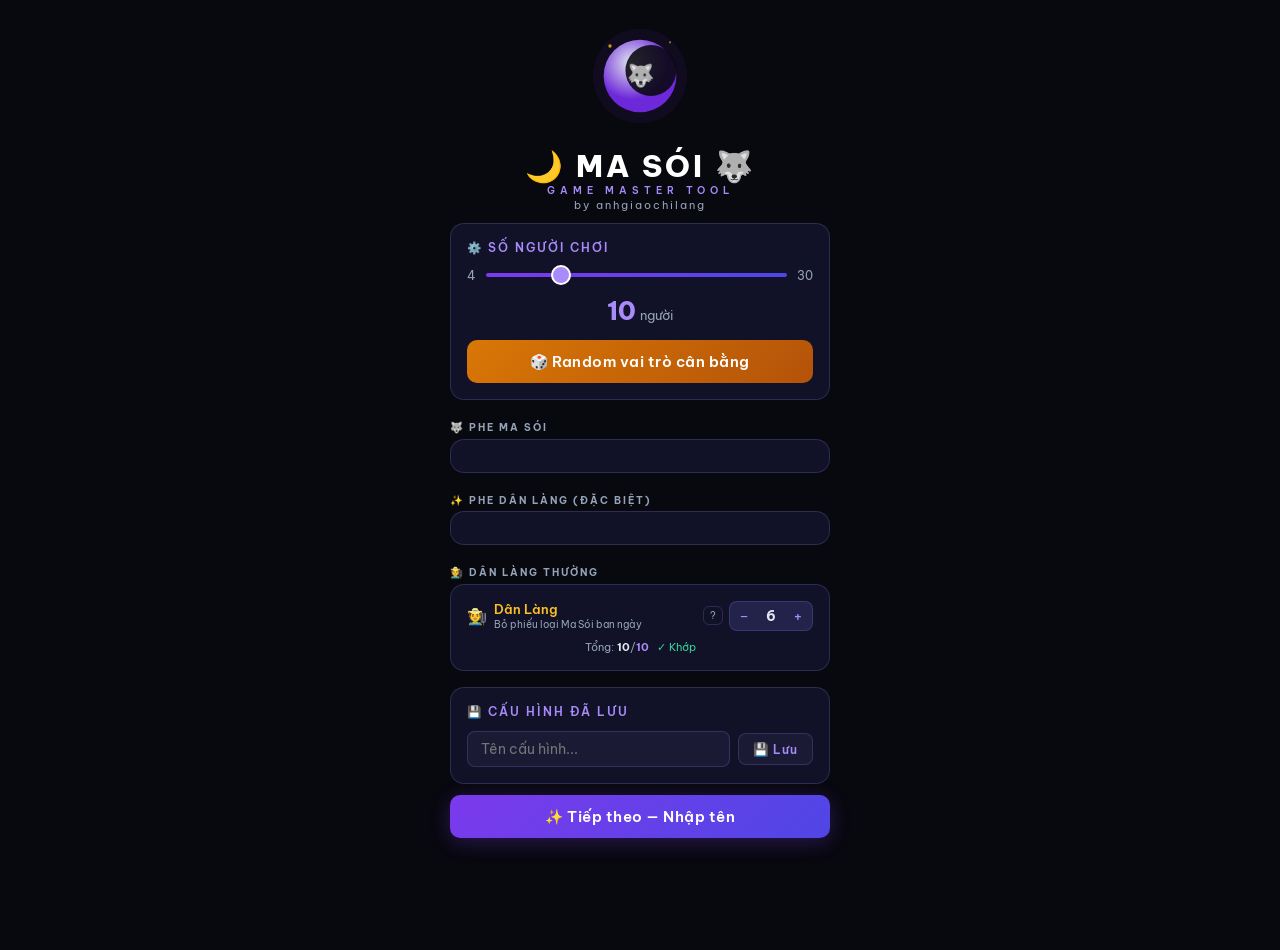
<file: index.html>
<!DOCTYPE html>
<html lang="vi">
<head>
<meta charset="UTF-8">
<meta name="viewport" content="width=device-width,initial-scale=1,user-scalable=no">
<title>Ma Sói - anhgiaochilang</title>
<link rel="stylesheet" href="css/main.css">
<link rel="manifest" href="manifest.json">
<meta name="theme-color" content="#7c3aed">
<meta name="apple-mobile-web-app-capable" content="yes">
<meta name="apple-mobile-web-app-status-bar-style" content="black-translucent">
<meta name="apple-mobile-web-app-title" content="Ma Sói">
<link rel="icon" type="image/png" href="icons/avatar.png">
<link rel="apple-touch-icon" href="icons/avatar.png">
</head>
<body>
<div id="stars"></div>
<div class="toast" id="toast"></div>

<!-- ROLE POPUP -->
<div class="popup-overlay" id="role-popup" style="display:none" onclick="if(event.target===this){this.style.display='none';}">
  <div class="popup-box">
    <div class="popup-head">
      <div class="popup-emoji" id="pp-emoji"></div>
      <div class="popup-rname" id="pp-name"></div>
      <span class="popup-team" id="pp-team"></span>
    </div>
    <div class="popup-body">
      <div class="popup-desc" id="pp-desc"></div>
      <div class="popup-tip" id="pp-tip"></div>
    </div>
    <button class="popup-close" onclick="document.getElementById('role-popup').style.display='none'">✕ Đóng</button>
  </div>
</div>

<!-- SHERIFF BADGE POPUP -->
<div class="hunter-popup" id="sheriff-popup" style="display:none">
  <div class="hunter-box">
    <div class="hunter-hd">
      <div style="font-size:2rem">⭐</div>
      <div style="font-weight:700;font-size:1rem;color:var(--gold);margin:.3rem 0">Cảnh Sát Trưởng hi sinh!</div>
      <div style="font-size:.8rem;color:var(--muted)">Chọn người nhận lại huy hiệu Cảnh Sát Trưởng.</div>
    </div>
    <div style="padding:.8rem">
      <div class="picker-label">Trao huy hiệu cho:</div>
      <div id="sheriff-list"></div>
      <button class="btn btn-secondary" style="margin-top:.4rem;font-size:.84rem" onclick="sheriffSkipPass()">— Thu hồi huy hiệu</button>
    </div>
  </div>
</div>

<!-- HUNTER/ALPHA POPUP -->
<div class="hunter-popup" id="hunter-popup" style="display:none">
  <div class="hunter-box">
    <div class="hunter-hd">
      <div style="font-size:2rem" id="hunter-icon">🏹</div>
      <div style="font-weight:700;font-size:1rem;color:var(--rose);margin:.3rem 0" id="hunter-title"></div>
      <div style="font-size:.8rem;color:var(--muted)" id="hunter-sub"></div>
    </div>
    <div style="padding:.8rem">
      <div class="picker-label" id="hunter-pick-label">Chọn người muốn bắn:</div>
      <div id="hunter-list"></div>
      <button class="btn btn-secondary" style="margin-top:.4rem;font-size:.84rem" onclick="hunterSkip()">— Không chọn ai</button>
    </div>
  </div>
</div>

<!-- HOME -->
<div class="screen active" id="s-home">
  <div class="moon-wrap">
    <svg viewBox="0 0 110 110" xmlns="http://www.w3.org/2000/svg">
      <defs><radialGradient id="mg" cx="38%" cy="32%"><stop offset="0%" stop-color="#e2e8f0"/><stop offset="100%" stop-color="#6d28d9"/></radialGradient></defs>
      <circle cx="55" cy="55" r="52" fill="rgba(124,58,237,.08)"/>
      <circle cx="55" cy="55" r="40" fill="url(#mg)"/>
      <circle cx="67" cy="49" r="28" fill="#08080f" opacity=".88"/>
      <text x="55" y="63" text-anchor="middle" font-size="24">🐺</text>
      <circle cx="22" cy="22" r="1.8" fill="#fbbf24" opacity=".8"/>
      <circle cx="88" cy="18" r="1.2" fill="#fbbf24" opacity=".6"/>
    </svg>
  </div>
  <div class="logo-wrap">
    <div class="logo-main">🌙 MA SÓI 🐺</div>
    <div class="logo-sub">GAME MASTER TOOL</div>
    <div class="logo-tag">by anhgiaochilang</div>
  </div>
  <div id="pwa-banner" style="display:none;width:100%;max-width:380px;margin:.3rem 0 .1rem">
    <button class="btn btn-secondary btn-sm" id="pwa-install-btn" style="width:100%;background:rgba(124,58,237,.12);border-color:rgba(124,58,237,.4);color:var(--acc)">📲 Cài app lên màn hình chính</button>
  </div>
  <div id="pwa-ios-tip" style="display:none;width:100%;max-width:380px;font-size:.72rem;color:var(--muted);text-align:center;margin:.3rem 0 .1rem;background:rgba(167,139,250,.07);border:1px solid rgba(167,139,250,.15);border-radius:8px;padding:.45rem .7rem;line-height:1.6">
    📲 Cài app: Safari → nút <strong style="color:var(--acc)">⎙ Chia sẻ</strong> → <strong style="color:var(--acc)">Thêm vào màn hình chính</strong>
  </div>
  <div style="height:.5rem"></div>
  <div class="card">
    <div class="card-hd">⚙️ Số người chơi</div>
    <div class="slider-wrap">
      <span style="font-size:.78rem;color:var(--muted)">4</span>
      <input type="range" min="4" max="30" value="10" id="sl-total">
      <span style="font-size:.78rem;color:var(--muted)">30</span>
    </div>
    <div style="text-align:center;margin-bottom:.3rem">
      <span style="font-size:1.55rem;font-weight:800;color:var(--acc)" id="total-disp">10</span>
      <span style="color:var(--muted);font-size:.84rem"> người</span>
    </div>
    <button class="btn btn-gold" style="margin-top:.5rem" onclick="randomRoles()">🎲 Random vai trò cân bằng</button>
  </div>
  <div class="sect-label">🐺 Phe Ma Sói</div>
  <div class="card" id="wolf-section"></div>
  <div class="sect-label">✨ Phe Dân Làng (Đặc biệt)</div>
  <div class="card" id="village-section"></div>
  <div class="sect-label">🧑‍🌾 Dân Làng thường</div>
  <div class="card">
    <div style="display:flex;align-items:center;justify-content:space-between">
      <div style="display:flex;align-items:center;gap:7px">
        <span style="font-size:1rem">🧑‍🌾</span>
        <div><div style="font-size:.84rem;font-weight:600;color:var(--gold)">Dân Làng</div><div style="font-size:.65rem;color:var(--muted)">Bỏ phiếu loại Ma Sói ban ngày</div></div>
      </div>
      <div style="display:flex;align-items:center;gap:6px">
        <button class="info-btn" onclick="openRolePopup('villager')">?</button>
        <div class="num-ctrl"><button onclick="chVil(-1)">−</button><span id="rc-villager">6</span><button onclick="chVil(1)">+</button></div>
      </div>
    </div>
    <div style="margin-top:.55rem;font-size:.7rem;color:var(--muted);text-align:center">
      Tổng: <span id="total-check" style="color:var(--text);font-weight:700">10</span>/<span id="total-max" style="color:var(--acc);font-weight:700">10</span>
      <span id="total-ok" style="margin-left:5px;color:var(--teal)">✓ Khớp</span>
    </div>
  </div>
  <div id="role-warn" style="font-size:.76rem;color:var(--rose);margin-bottom:.5rem;display:none;text-align:center">⚠️ Tổng vai không khớp số người!</div>
  <div class="card" style="margin-top:.3rem">
    <div class="card-hd">💾 Cấu hình đã lưu</div>
    <div id="preset-list"></div>
    <div style="display:flex;gap:.5rem;margin-top:.4rem;align-items:center">
      <input class="inp" id="preset-name-inp" placeholder="Tên cấu hình..." style="margin:0;flex:1">
      <button class="btn btn-secondary btn-sm" onclick="savePresetUI()" style="flex-shrink:0;white-space:nowrap;padding:.48rem .9rem">💾 Lưu</button>
    </div>
  </div>
  <div style="width:100%;max-width:380px">
    <button class="btn btn-primary" onclick="goSetupPlayers()">✨ Tiếp theo — Nhập tên</button>
  </div>
</div>

<!-- PLAYERS -->
<div class="screen" id="s-players">
  <div class="logo-wrap" style="margin-bottom:.4rem">
    <div class="logo-main" style="font-size:1.4rem">Nhập Tên Người Chơi</div>
    <div class="logo-tag">by anhgiaochilang</div>
  </div>
  <div class="card" id="saved-players-card" style="display:none">
    <div class="card-hd">💾 Người chơi đã lưu</div>
    <div id="saved-chips" style="margin-bottom:.5rem"></div>
    <div style="display:flex;gap:.5rem">
      <button class="btn btn-secondary btn-sm" style="flex:1" onclick="clearNameInputs()">🗑 Làm mới</button>
    </div>
  </div>
  <div id="name-inputs" style="width:100%;max-width:380px"></div>
  <div style="width:100%;max-width:380px;display:flex;flex-direction:column;gap:.45rem">
    <button class="btn btn-primary" onclick="startGame()">🎲 Phát bài ngẫu nhiên</button>
    <button class="btn btn-secondary" onclick="goScreen('s-home')">← Quay lại</button>
  </div>
</div>

<!-- DEAL -->
<div class="screen" id="s-deal">
  <div class="logo-wrap">
    <div class="logo-main" style="font-size:1.3rem">Phát Bài Bí Mật</div>
    <div class="logo-tag">by anhgiaochilang</div>
  </div>
  <div id="deal-info" style="color:var(--muted);font-size:.84rem;margin:.4rem 0;text-align:center;max-width:340px;line-height:1.5"></div>
  <div class="card-3d" id="c3d" onclick="flipCard()">
    <div class="card-inner">
      <div class="card-face card-front-face"><div class="cf-symbol">🌙</div><div class="cf-hint">BẤM ĐỂ XEM</div></div>
      <div class="card-face card-back-face">
        <div class="cb-emoji" id="c-emoji"></div>
        <div class="cb-name" id="c-rname"></div>
        <div class="cb-team" id="c-rteam"></div>
        <div class="cb-desc" id="c-rdesc"></div>
      </div>
    </div>
  </div>
  <div style="font-size:.74rem;color:var(--muted);text-align:center;margin-bottom:.7rem">👆 Che màn hình rồi bấm xem</div>
  <div style="width:100%;max-width:380px;display:flex;flex-direction:column;gap:.45rem">
    <button class="btn btn-secondary" id="btn-next-deal" onclick="nextDeal()" style="display:none">Người tiếp theo →</button>
    <button class="btn btn-primary" id="btn-start-night" onclick="startNight()" style="display:none">🌙 Bắt đầu đêm đầu tiên</button>
  </div>
</div>

<!-- NIGHT -->
<div class="screen" id="s-night">
  <div class="logo-wrap">
    <div class="logo-main" style="font-size:1.3rem">🌙 Đêm thứ <span id="night-round-num">1</span></div>
    <div class="logo-tag">by anhgiaochilang</div>
  </div>
  <div class="info-box" style="margin-top:.3rem">
    <strong style="color:var(--acc);font-size:.72rem;letter-spacing:1px">THỨ TỰ GỌI DẬY</strong>
    <div id="night-order" style="margin-top:.4rem"></div>
  </div>
  <div class="phase-banner">
    <div class="phase-icon" id="ni-icon">😴</div>
    <div class="phase-name" id="ni-name">Tất cả nhắm mắt</div>
    <div class="phase-step" id="ni-step">Bước 1</div>
  </div>
  <div class="info-box" id="ni-action" style="font-size:.86rem;line-height:1.65;text-align:center"></div>
  <div id="night-picker-area" style="width:100%;max-width:380px"></div>
  <div style="width:100%;max-width:380px;margin-top:.3rem;display:flex;flex-direction:column;gap:.4rem">
    <button class="btn btn-primary" id="ni-btn" onclick="nightNext()">Tiếp theo →</button>
    <div style="display:flex;gap:.5rem">
      <button class="btn btn-secondary" id="ni-back-btn" onclick="nightBack()" style="display:none;flex:1;padding:.55rem .5rem;font-size:.82rem">← Trước</button>
      <button class="btn btn-secondary" id="ni-skip-btn" onclick="nightSkip()" style="display:none;flex:1;padding:.55rem .5rem;font-size:.82rem">⏭ Bỏ qua</button>
    </div>
  </div>
</div>

<!-- DAY -->
<div class="screen" id="s-day">
  <div class="logo-wrap">
    <div class="logo-main" style="font-size:1.3rem">☀️ Ban Ngày — Vòng <span id="day-round">1</span></div>
    <div class="logo-tag">by anhgiaochilang</div>
  </div>
  <div id="night-result-box" class="card" style="display:none;border-color:rgba(251,113,133,.3);background:rgba(251,113,133,.04)">
    <div class="card-hd" style="color:var(--rose)">💀 Kết quả đêm qua</div>
    <div id="night-result-content"></div>
  </div>
  <!-- Priest -->
  <div class="card" id="priest-card" style="display:none;border-color:rgba(167,139,250,.4);background:rgba(167,139,250,.04)">
    <div class="card-hd" style="color:var(--acc)">✝️ Linh Mục — Quyền năng ban ngày</div>
    <div style="font-size:.82rem;color:var(--muted);margin-bottom:.7rem;line-height:1.6">Chọn 1 người để thánh hóa. Nếu là Ma Sói → bị loại ngay! Nếu không phải → quyền năng tiêu hao. <strong style="color:var(--rose)">Chỉ 1 lần!</strong></div>
    <div id="priest-picker"></div>
    <button class="btn btn-secondary" style="margin-top:.4rem;font-size:.84rem" onclick="priestSkip()">— Không dùng hôm nay</button>
  </div>
  <!-- Timer -->
  <div class="card">
    <div class="card-hd">⏱️ Thảo luận</div>
    <div class="timer-ring">
      <svg width="90" height="90" viewBox="0 0 90 90">
        <circle cx="45" cy="45" r="38" stroke="rgba(167,139,250,.15)" stroke-width="7" fill="none"/>
        <circle cx="45" cy="45" r="38" stroke="#a78bfa" stroke-width="7" fill="none" stroke-dasharray="239" stroke-dashoffset="0" id="tcircle" stroke-linecap="round"/>
      </svg>
      <div class="timer-text" id="ttext">3:00</div>
    </div>
    <div class="btn-row" style="margin-top:.5rem">
      <button class="btn btn-secondary btn-sm" onclick="setTimer(60)">1p</button>
      <button class="btn btn-secondary btn-sm" onclick="setTimer(120)">2p</button>
      <button class="btn btn-secondary btn-sm" onclick="setTimer(180)">3p</button>
      <button class="btn btn-secondary btn-sm" onclick="setTimer(300)">5p</button>
      <button class="btn btn-secondary btn-sm" onclick="toggleTimer()">▶/⏸</button>
    </div>
  </div>
  <!-- Vote -->
  <div class="card">
    <div class="card-hd">🗳️ Bỏ phiếu treo cổ</div>
    <table class="vote-table" id="vote-table"></table>
    <div style="font-size:.7rem;color:var(--muted);margin-bottom:.4rem;text-align:center">Quản trò đếm tay và nhập số phiếu</div>
    <div id="sheriff-vote-note" style="display:none;font-size:.7rem;color:var(--gold);margin-bottom:.5rem;text-align:center;background:rgba(251,191,36,.08);border-radius:6px;padding:.35rem .6rem">⭐ Cảnh Sát Trưởng có <strong>phiếu đôi</strong> — nhân đôi số phiếu khi tính kết quả</div>
    <button class="btn btn-danger" onclick="showVoteResult()">⚡ Xem kết quả & Treo cổ</button>
  </div>
  <div class="card" id="vote-result-card" style="display:none">
    <div class="card-hd" style="color:var(--rose)">📊 Kết quả bỏ phiếu</div>
    <div id="vote-result-list"></div>
    <div id="vote-execute-section" style="margin-top:.55rem;display:none">
      <div style="font-size:.83rem;color:var(--rose);font-weight:600;margin-bottom:.5rem;text-align:center" id="vote-execute-label"></div>
      <button class="btn btn-danger" onclick="executeVote()">🪢 Xác nhận treo cổ</button>
      <button class="btn btn-secondary" style="margin-top:.4rem;font-size:.83rem" onclick="noExecution()">🕊️ Không treo cổ ai (hoà)</button>
    </div>
  </div>
  <div style="width:100%;max-width:380px;margin-bottom:1rem">
    <button class="btn btn-secondary" onclick="startNight()">🌙 Sang đêm tiếp theo</button>
  </div>
</div>

<!-- STATUS -->
<div class="screen" id="s-status">
  <div class="logo-wrap">
    <div class="logo-main" style="font-size:1.3rem">📋 Danh Sách</div>
    <div class="logo-tag">by anhgiaochilang</div>
  </div>
  <div id="p-list" style="width:100%;max-width:380px;margin-top:.5rem"></div>
  <div style="width:100%;max-width:380px;margin-bottom:1rem">
    <button class="btn btn-secondary" onclick="goBack()">← Quay lại</button>
  </div>
</div>

<!-- HISTORY -->
<div class="screen" id="s-history">
  <div class="logo-wrap">
    <div class="logo-main" style="font-size:1.3rem">📜 Lịch Sử Ván</div>
    <div class="logo-tag">by anhgiaochilang</div>
  </div>
  <div id="history-content" style="width:100%;max-width:380px;margin-top:.5rem"></div>
  <div style="width:100%;max-width:380px;margin-bottom:1rem">
    <button class="btn btn-secondary" onclick="goBack()">← Quay lại</button>
  </div>
</div>

<!-- WIN -->
<div class="screen" id="s-win">
  <div style="flex:1;display:flex;flex-direction:column;align-items:center;justify-content:center;width:100%;gap:.5rem">
    <div class="win-emoji" id="win-emoji">🎉</div>
    <div class="win-title" id="win-title">DÂN LÀNG THẮNG!</div>
    <div class="win-sub" id="win-sub"></div>
    <div style="height:1.5rem"></div>
    <div style="width:100%;max-width:380px;display:flex;flex-direction:column;gap:.45rem">
      <button class="btn btn-primary" onclick="fullReset()">🔄 Chơi ván mới</button>
      <button class="btn btn-secondary" onclick="showRecap()">📖 Xem lại câu chuyện</button>
      <button class="btn btn-secondary" onclick="goBack()">← Quay lại</button>
    </div>
    <div style="font-size:.62rem;color:var(--muted);margin-top:.5rem;letter-spacing:1px">MA SÓI · by anhgiaochilang</div>
  </div>
</div>

<!-- RECAP -->
<div class="screen" id="s-recap">
  <div class="logo-wrap">
    <div class="logo-main" style="font-size:1.3rem">📖 Hồi Ký Ván Đấu</div>
    <div class="logo-tag">by anhgiaochilang</div>
  </div>
  <div id="recap-content" style="width:100%;max-width:380px;margin-top:.5rem"></div>
  <div style="width:100%;max-width:380px;margin-bottom:1rem">
    <button class="btn btn-secondary" onclick="goBack()">← Quay lại</button>
  </div>
</div>

<div id="fnav">
  <div id="fnav-hud">🐺 <span id="hud-wolves" style="color:var(--rose);font-weight:700">—</span> &nbsp;·&nbsp; 👥 <span id="hud-vil" style="color:var(--teal);font-weight:700">—</span> &nbsp;·&nbsp; ✝ <span id="hud-dead" style="font-weight:700">—</span></div>
  <div style="display:flex;gap:.5rem;justify-content:center">
    <button class="btn btn-secondary btn-sm" onclick="showStatus()" style="flex:1;max-width:130px">📋 DS</button>
    <button class="btn btn-secondary btn-sm" onclick="showHistory()" style="flex:1;max-width:130px">📜 LS</button>
    <button class="btn btn-secondary btn-sm" onclick="checkWin()" style="flex:1;max-width:130px">🏆?</button>
  </div>
</div>

<script type="module" src="js/main.js?v=6"></script>
<script>
if('serviceWorker' in navigator) {
  window.addEventListener('load', function() {
    navigator.serviceWorker.register('./sw.js').catch(function(){});
  });
}
</script>
</body>
</html>
</file>
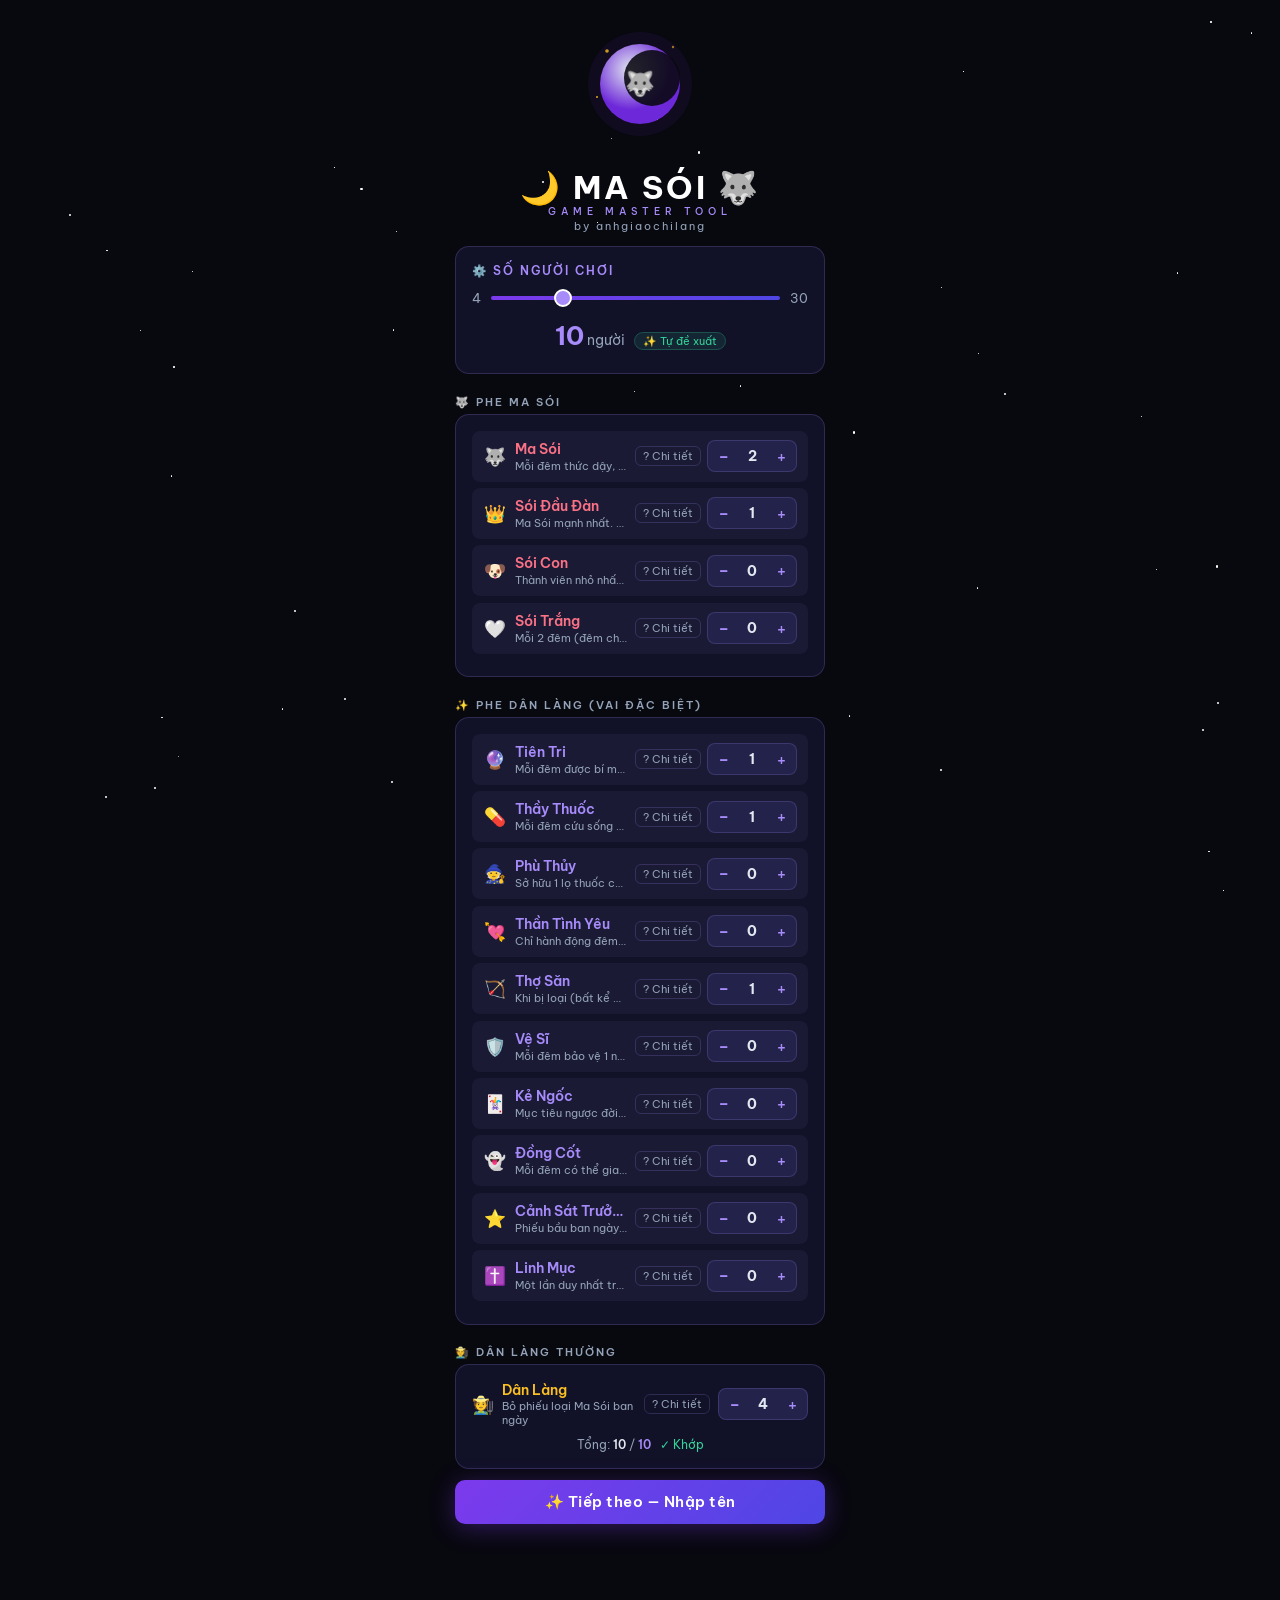
<file: masoi_app.html>
<!DOCTYPE html>
<html lang="vi">
<head>
<meta charset="UTF-8">
<meta name="viewport" content="width=device-width, initial-scale=1.0, user-scalable=no">
<title>Ma Soi - anhgiaochilang</title>
<style>
@import url('https://fonts.googleapis.com/css2?family=Be+Vietnam+Pro:wght@300;400;500;600;700&display=swap');
*{box-sizing:border-box;margin:0;padding:0;-webkit-tap-highlight-color:transparent;}
:root{
  --bg:#08080f;--surf:#111127;--surf2:#1a1a35;--surf3:#22224a;
  --acc:#a78bfa;--acc2:#818cf8;--gold:#fbbf24;--rose:#fb7185;
  --teal:#34d399;--sky:#60a5fa;--text:#e2e8f0;--muted:#94a3b8;
  --border:rgba(167,139,250,0.2);--glow:rgba(167,139,250,0.12);
  --r:14px;--r2:10px;
}
body{background:var(--bg);color:var(--text);font-family:'Be Vietnam Pro',sans-serif;min-height:100vh;overflow-x:hidden;font-size:15px;}
#stars{position:fixed;inset:0;pointer-events:none;z-index:0;}
.star{position:absolute;background:#fff;border-radius:50%;animation:tw 3s infinite;}
@keyframes tw{0%,100%{opacity:.2}50%{opacity:.9}}
.screen{display:none;min-height:100vh;position:relative;z-index:1;padding:1rem 1rem 5rem;}
.screen.active{display:flex;flex-direction:column;align-items:center;}
.logo-wrap{text-align:center;margin:1.2rem 0 0.2rem;}
.logo-main{font-size:2rem;font-weight:700;letter-spacing:3px;color:#fff;line-height:1;}
.logo-sub{font-size:0.65rem;letter-spacing:5px;color:var(--acc);margin-top:2px;font-weight:500;}
.logo-tag{font-size:0.7rem;color:var(--muted);letter-spacing:2px;margin-top:1px;}
.moon-wrap{width:110px;height:110px;margin:0.8rem auto;}
.moon-wrap svg{width:100%;height:100%;}
.card{background:var(--surf);border:1px solid var(--border);border-radius:var(--r);padding:1rem;width:100%;max-width:370px;margin-bottom:0.7rem;}
.card-hd{font-size:0.72rem;font-weight:600;color:var(--acc);letter-spacing:2px;text-transform:uppercase;margin-bottom:0.8rem;display:flex;align-items:center;gap:6px;}
.btn{width:100%;padding:0.78rem;border:none;border-radius:var(--r2);font-family:'Be Vietnam Pro',sans-serif;font-size:0.95rem;font-weight:600;cursor:pointer;transition:all .18s;letter-spacing:.5px;}
.btn-primary{background:linear-gradient(135deg,#7c3aed,#4f46e5);color:#fff;box-shadow:0 4px 24px rgba(124,58,237,.35);}
.btn-primary:active{transform:scale(.97);}
.btn-secondary{background:var(--surf2);color:var(--acc);border:1px solid var(--border);}
.btn-secondary:active{background:var(--surf3);}
.btn-danger{background:linear-gradient(135deg,#be123c,#9f1239);color:#fff;}
.btn-sm{padding:0.45rem 0.8rem;font-size:0.8rem;border-radius:8px;width:auto;}
.btn-row{display:flex;gap:0.5rem;width:100%;max-width:370px;}
.btn-row .btn{flex:1;}
.slider-wrap{display:flex;align-items:center;gap:10px;margin-bottom:0.8rem;}
input[type=range]{flex:1;-webkit-appearance:none;height:4px;border-radius:2px;background:linear-gradient(to right,#7c3aed,#4f46e5);outline:none;}
input[type=range]::-webkit-slider-thumb{-webkit-appearance:none;width:18px;height:18px;border-radius:50%;background:#a78bfa;cursor:pointer;border:2px solid #fff;}

/* Role row */
.num-row{display:flex;align-items:center;justify-content:space-between;padding:0.5rem 0.6rem;background:var(--surf2);border-radius:8px;margin-bottom:0.4rem;border:1px solid transparent;transition:border .2s;gap:8px;}
.num-row:hover{border-color:var(--border);}
.num-left{display:flex;align-items:center;gap:8px;flex:1;min-width:0;}
.num-emoji{font-size:1.1rem;width:24px;text-align:center;flex-shrink:0;}
.num-label-wrap{flex:1;min-width:0;}
.num-label{font-size:0.87rem;font-weight:600;white-space:nowrap;overflow:hidden;text-overflow:ellipsis;}
.num-desc{font-size:0.68rem;color:var(--muted);margin-top:1px;white-space:nowrap;overflow:hidden;text-overflow:ellipsis;}
.num-ctrl{display:flex;align-items:center;background:var(--surf3);border-radius:8px;overflow:hidden;border:1px solid var(--border);flex-shrink:0;}
.num-ctrl button{background:none;border:none;color:var(--acc);font-size:1.1rem;width:30px;height:30px;cursor:pointer;display:flex;align-items:center;justify-content:center;font-family:'Be Vietnam Pro',sans-serif;}
.num-ctrl button:active{background:var(--glow);}
.num-ctrl span{width:28px;text-align:center;font-weight:700;font-size:0.9rem;color:var(--text);}
.info-btn{background:none;border:1px solid var(--border);border-radius:6px;color:var(--muted);font-size:0.68rem;padding:2px 7px;cursor:pointer;font-family:'Be Vietnam Pro',sans-serif;transition:all .15s;white-space:nowrap;flex-shrink:0;}
.info-btn:active{border-color:var(--acc);color:var(--acc);}

/* Section label */
.sect-label{font-size:.68rem;font-weight:600;letter-spacing:2px;text-transform:uppercase;color:var(--muted);margin:.6rem 0 .3rem;width:100%;max-width:370px;}

/* Card flip */
.card-3d{perspective:900px;width:160px;height:230px;margin:0.8rem auto;cursor:pointer;}
.card-inner{position:relative;width:100%;height:100%;transform-style:preserve-3d;transition:transform .65s cubic-bezier(.4,0,.2,1);}
.card-3d.flipped .card-inner{transform:rotateY(180deg);}
.card-face{position:absolute;inset:0;backface-visibility:hidden;border-radius:var(--r);display:flex;flex-direction:column;align-items:center;justify-content:center;gap:0.5rem;}
.card-front-face{background:linear-gradient(160deg,#1e1b4b,#312e81);border:2px solid var(--acc2);}
.card-back-face{background:linear-gradient(160deg,#1a0a2e,#2d1254);border:2px solid var(--acc);transform:rotateY(180deg);}
.cf-symbol{font-size:3.5rem;opacity:.25;}
.cf-hint{font-size:.7rem;color:var(--acc2);letter-spacing:2px;font-weight:600;}
.cb-emoji{font-size:3.2rem;}
.cb-name{font-size:.95rem;font-weight:700;letter-spacing:1px;color:#fff;text-align:center;padding:0 0.5rem;}
.cb-desc{font-size:.65rem;color:rgba(255,255,255,.65);text-align:center;padding:0 0.8rem;line-height:1.5;}

/* Night */
.night-step{display:flex;align-items:center;gap:8px;padding:0.45rem 0.7rem;background:var(--surf2);border-radius:8px;margin-bottom:0.35rem;border:1px solid var(--border);}
.step-num{width:22px;height:22px;border-radius:50%;background:var(--surf3);border:1px solid var(--acc);display:flex;align-items:center;justify-content:center;font-size:.7rem;font-weight:700;color:var(--acc);flex-shrink:0;}
.step-text{font-size:.82rem;}
.phase-banner{text-align:center;margin:0.5rem 0;width:100%;max-width:370px;}
.phase-icon{font-size:2.2rem;margin-bottom:0.2rem;}
.phase-name{font-size:1.1rem;font-weight:700;color:var(--acc);letter-spacing:1px;}
.phase-step{color:var(--muted);font-size:.75rem;margin-top:2px;}
.info-box{background:rgba(167,139,250,.07);border:1px solid rgba(167,139,250,.18);border-radius:10px;padding:.75rem 1rem;width:100%;max-width:370px;margin-bottom:.7rem;font-size:.85rem;line-height:1.65;}

/* Timer */
.timer-ring{position:relative;width:90px;height:90px;margin:.4rem auto;}
.timer-ring svg{transform:rotate(-90deg);}
.timer-text{position:absolute;top:50%;left:50%;transform:translate(-50%,-50%);font-size:1.3rem;font-weight:700;color:var(--gold);}

/* Vote */
.vote-grid{display:grid;grid-template-columns:1fr 1fr;gap:.45rem;width:100%;margin-bottom:.5rem;}
.vote-btn{padding:.6rem .4rem;background:var(--surf2);border:1px solid var(--border);border-radius:8px;cursor:pointer;text-align:center;color:var(--text);font-family:'Be Vietnam Pro',sans-serif;font-size:.8rem;font-weight:500;transition:all .15s;line-height:1.4;}
.vote-btn:active{transform:scale(.96);}
.vote-btn.selected{border-color:var(--rose);background:rgba(251,113,133,.12);color:var(--rose);}
.vote-btn.dead-p{opacity:.3;cursor:not-allowed;}

/* Player list */
.player-item{display:flex;align-items:center;gap:9px;padding:.55rem .8rem;background:var(--surf);border:1px solid var(--border);border-radius:10px;margin-bottom:.4rem;transition:opacity .3s;}
.player-item.dead{opacity:.35;filter:grayscale(1);}
.p-avatar{width:34px;height:34px;border-radius:50%;display:flex;align-items:center;justify-content:center;font-size:1rem;border:1px solid var(--border);background:var(--surf2);flex-shrink:0;}
.p-name{flex:1;font-weight:600;font-size:.9rem;}
.p-role{font-size:.68rem;padding:2px 8px;border-radius:20px;background:var(--surf3);color:var(--muted);border:1px solid var(--border);}
.p-kill{background:none;border:none;cursor:pointer;font-size:.95rem;padding:4px;border-radius:6px;color:var(--text);}

/* Input */
.inp{width:100%;background:var(--surf2);border:1px solid var(--border);border-radius:8px;padding:.5rem .8rem;color:var(--text);font-family:'Be Vietnam Pro',sans-serif;font-size:.88rem;margin-bottom:.4rem;outline:none;transition:border .2s;}
.inp:focus{border-color:var(--acc);}

/* Toast */
.toast{position:fixed;bottom:1.5rem;left:50%;transform:translateX(-50%);background:var(--surf2);border:1px solid var(--acc);color:var(--text);padding:.65rem 1.4rem;border-radius:12px;font-size:.85rem;z-index:999;animation:toastIn .25s ease;display:none;text-align:center;max-width:90%;box-shadow:0 0 20px var(--glow);}
@keyframes toastIn{from{opacity:0;transform:translateX(-50%) translateY(8px)}}

/* Win */
.win-emoji{font-size:5rem;text-align:center;animation:bob 1s infinite alternate;}
@keyframes bob{to{transform:translateY(-8px)}}
.win-title{font-size:1.6rem;font-weight:700;text-align:center;color:#fff;margin:.4rem 0;}
.win-sub{color:var(--muted);font-size:.85rem;text-align:center;}

/* Float nav */
#fnav{display:none;position:fixed;bottom:1rem;right:1rem;z-index:100;flex-direction:column;gap:5px;align-items:flex-end;}

/* Popup */
.popup-overlay{position:fixed;inset:0;background:rgba(0,0,0,.8);z-index:500;display:flex;align-items:center;justify-content:center;padding:1.2rem;animation:fadeIn .2s ease;}
@keyframes fadeIn{from{opacity:0}}
.popup-box{background:var(--surf);border:1px solid var(--border);border-radius:var(--r);width:100%;max-width:340px;overflow:hidden;animation:slideUp .25s ease;}
@keyframes slideUp{from{transform:translateY(18px);opacity:0}}
.popup-head{padding:1.4rem 1rem 1rem;text-align:center;border-bottom:1px solid var(--border);}
.popup-emoji{font-size:3rem;margin-bottom:.4rem;}
.popup-rname{font-size:1.15rem;font-weight:700;color:#fff;margin-bottom:.4rem;}
.popup-team{font-size:.7rem;font-weight:600;letter-spacing:2px;padding:3px 12px;border-radius:20px;display:inline-block;}
.popup-body{padding:1rem 1rem .5rem;}
.popup-desc{font-size:.88rem;line-height:1.8;color:var(--text);}
.popup-tip{margin-top:.8rem;background:rgba(167,139,250,.08);border:1px solid rgba(167,139,250,.18);border-radius:8px;padding:.65rem .85rem;font-size:.78rem;color:var(--muted);line-height:1.65;}
.popup-tip strong{color:var(--acc);}
.popup-close{display:block;width:100%;padding:.75rem;background:var(--surf2);border:none;border-top:1px solid var(--border);color:var(--acc);font-family:'Be Vietnam Pro',sans-serif;font-size:.9rem;font-weight:600;cursor:pointer;margin-top:.5rem;}
.popup-close:active{background:var(--surf3);}

.team-wolf{color:var(--rose);}
.team-special{color:var(--acc);}
hr.sep{border:none;border-top:1px solid var(--border);margin:.6rem 0;width:100%;max-width:370px;}
</style>
</head>
<body>

<div id="stars"></div>
<div class="toast" id="toast"></div>

<!-- POPUP -->
<div class="popup-overlay" id="role-popup" style="display:none;" onclick="closePopup(event)">
  <div class="popup-box">
    <div class="popup-head">
      <div class="popup-emoji" id="pp-emoji">🐺</div>
      <div class="popup-rname" id="pp-name">Ma Sói</div>
      <span class="popup-team" id="pp-team">Phe Ma Sói</span>
    </div>
    <div class="popup-body">
      <div class="popup-desc" id="pp-desc"></div>
      <div class="popup-tip" id="pp-tip"></div>
    </div>
    <button class="popup-close" onclick="document.getElementById('role-popup').style.display='none'">✕ Đóng</button>
  </div>
</div>

<!-- HOME -->
<div class="screen active" id="s-home">
  <div class="moon-wrap">
    <svg viewBox="0 0 110 110" xmlns="http://www.w3.org/2000/svg">
      <defs><radialGradient id="mg" cx="38%" cy="32%"><stop offset="0%" stop-color="#e2e8f0"/><stop offset="100%" stop-color="#6d28d9"/></radialGradient></defs>
      <circle cx="55" cy="55" r="52" fill="rgba(124,58,237,.08)"/>
      <circle cx="55" cy="55" r="40" fill="url(#mg)"/>
      <circle cx="67" cy="49" r="28" fill="#08080f" opacity=".88"/>
      <text x="55" y="63" text-anchor="middle" font-size="24">🐺</text>
      <circle cx="22" cy="22" r="1.8" fill="#fbbf24" opacity=".8"/>
      <circle cx="88" cy="18" r="1.2" fill="#fbbf24" opacity=".6"/>
      <circle cx="12" cy="68" r="1" fill="#fbbf24" opacity=".9"/>
    </svg>
  </div>
  <div class="logo-wrap">
    <div class="logo-main">🌙 MA SÓI 🐺</div>
    <div class="logo-sub">GAME MASTER TOOL</div>
    <div class="logo-tag">by anhgiaochilang</div>
  </div>
  <div style="height:.6rem;"></div>

  <div class="card">
    <div class="card-hd">⚙️ Số người chơi</div>
    <div class="slider-wrap">
      <span style="font-size:.8rem;color:var(--muted);">4</span>
      <input type="range" min="4" max="30" value="10" id="sl-total">
      <span style="font-size:.8rem;color:var(--muted);">30</span>
    </div>
    <div style="text-align:center;margin-bottom:.3rem;">
      <span style="font-size:1.6rem;font-weight:700;color:var(--acc);" id="total-disp">10</span>
      <span style="color:var(--muted);font-size:.85rem;"> người</span>
      <span style="font-size:.68rem;color:var(--teal);background:rgba(52,211,153,.1);border:1px solid rgba(52,211,153,.25);border-radius:20px;padding:1px 8px;margin-left:6px;">✨ Tự đề xuất</span>
    </div>
  </div>

  <div class="sect-label">🐺 Phe Ma Sói</div>
  <div class="card" id="wolf-section"></div>

  <div class="sect-label">✨ Phe Dân Làng (Vai đặc biệt)</div>
  <div class="card" id="village-section"></div>

  <div class="sect-label">🧑‍🌾 Dân Làng thường</div>
  <div class="card">
    <div style="display:flex;align-items:center;justify-content:space-between;">
      <div style="display:flex;align-items:center;gap:8px;">
        <span style="font-size:1.1rem;">🧑‍🌾</span>
        <div>
          <div style="font-size:.87rem;font-weight:600;color:var(--gold);">Dân Làng</div>
          <div style="font-size:.68rem;color:var(--muted);">Bỏ phiếu loại Ma Sói ban ngày</div>
        </div>
      </div>
      <div style="display:flex;align-items:center;gap:8px;">
        <button class="info-btn" onclick="openRolePopup('villager')" style="border:1px solid var(--border);border-radius:6px;color:var(--muted);font-size:.68rem;padding:2px 7px;cursor:pointer;background:none;font-family:'Be Vietnam Pro',sans-serif;">? Chi tiết</button>
        <div class="num-ctrl">
          <button onclick="chVillager(-1)">−</button>
          <span id="rc-villager">6</span>
          <button onclick="chVillager(1)">+</button>
        </div>
      </div>
    </div>
    <div style="margin-top:.6rem;font-size:.72rem;color:var(--muted);text-align:center;">
      Tổng: <span id="total-check" style="color:var(--text);font-weight:600;">10</span> / <span id="total-max" style="color:var(--acc);font-weight:600;">10</span>
      <span id="total-ok" style="margin-left:6px;color:var(--teal);">✓</span>
    </div>
  </div>

  <div id="role-warn" style="font-size:.78rem;color:var(--rose);margin-bottom:.5rem;display:none;text-align:center;">⚠️ Tổng số vai không khớp với số người chơi!</div>

  <div style="width:100%;max-width:370px;">
    <button class="btn btn-primary" onclick="goSetupPlayers()">✨ Tiếp theo — Nhập tên</button>
  </div>
</div>

<!-- PLAYERS -->
<div class="screen" id="s-players">
  <div class="logo-wrap" style="margin-bottom:.5rem;">
    <div class="logo-main" style="font-size:1.4rem;">Nhập Tên Người Chơi</div>
    <div class="logo-tag">by anhgiaochilang</div>
  </div>
  <div id="name-inputs" style="width:100%;max-width:370px;"></div>
  <div style="width:100%;max-width:370px;display:flex;flex-direction:column;gap:.5rem;">
    <button class="btn btn-primary" onclick="startGame()">🎲 Phát bài ngẫu nhiên</button>
    <button class="btn btn-secondary" onclick="goScreen('s-home')">← Quay lại</button>
  </div>
</div>

<!-- DEAL -->
<div class="screen" id="s-deal">
  <div class="logo-wrap">
    <div class="logo-main" style="font-size:1.3rem;">Phát Bài Bí Mật</div>
    <div class="logo-tag">by anhgiaochilang</div>
  </div>
  <div id="deal-info" style="color:var(--muted);font-size:.85rem;margin:.5rem 0;text-align:center;max-width:340px;line-height:1.5;"></div>
  <div class="card-3d" id="c3d" onclick="flipCard()">
    <div class="card-inner" id="c-inner">
      <div class="card-face card-front-face">
        <div class="cf-symbol">🌙</div>
        <div class="cf-hint">BẤM ĐỂ XEM</div>
      </div>
      <div class="card-face card-back-face" id="c-back">
        <div class="cb-emoji" id="c-emoji">🐺</div>
        <div class="cb-name" id="c-rname">Ma Sói</div>
        <div class="cb-desc" id="c-rdesc">Mô tả vai</div>
      </div>
    </div>
  </div>
  <div style="font-size:.75rem;color:var(--muted);text-align:center;margin-bottom:.8rem;">👆 Che màn hình khỏi người khác rồi bấm xem</div>
  <div style="width:100%;max-width:370px;display:flex;flex-direction:column;gap:.5rem;">
    <button class="btn btn-secondary" id="btn-next-deal" onclick="nextDeal()" style="display:none;">Người tiếp theo →</button>
    <button class="btn btn-primary" id="btn-start-night" onclick="startNight()" style="display:none;">🌙 Bắt đầu đêm đầu tiên</button>
  </div>
</div>

<!-- NIGHT -->
<div class="screen" id="s-night">
  <div class="logo-wrap">
    <div class="logo-main" style="font-size:1.3rem;">🌙 Màn Đêm</div>
    <div class="logo-tag">by anhgiaochilang</div>
  </div>
  <div class="info-box" style="margin-top:.3rem;">
    <strong style="color:var(--acc);font-size:.75rem;letter-spacing:1px;">THỨ TỰ GỌI DẬY</strong>
    <div id="night-order" style="margin-top:.4rem;"></div>
  </div>
  <div class="phase-banner">
    <div class="phase-icon" id="ni-icon">😴</div>
    <div class="phase-name" id="ni-name">Tất cả nhắm mắt</div>
    <div class="phase-step" id="ni-step">Bước 1</div>
  </div>
  <div class="info-box" id="ni-action" style="text-align:center;font-size:.88rem;line-height:1.6;"></div>
  <div style="width:100%;max-width:370px;">
    <button class="btn btn-primary" id="ni-btn" onclick="nightNext()">Tiếp theo →</button>
  </div>
</div>

<!-- DAY -->
<div class="screen" id="s-day">
  <div class="logo-wrap">
    <div class="logo-main" style="font-size:1.3rem;">☀️ Ban Ngày</div>
    <div class="logo-tag">by anhgiaochilang</div>
  </div>
  <div class="info-box" id="day-announce" style="text-align:center;display:none;">
    <div style="font-size:1.3rem;margin-bottom:.3rem;">💀</div>
    <div id="day-victim" style="font-weight:600;"></div>
    <div style="font-size:.75rem;color:var(--muted);margin-top:3px;">Quản trò thông báo kết quả đêm qua</div>
  </div>
  <div class="card">
    <div class="card-hd">⏱️ Thảo luận</div>
    <div class="timer-ring">
      <svg width="90" height="90" viewBox="0 0 90 90">
        <circle cx="45" cy="45" r="38" stroke="rgba(167,139,250,.15)" stroke-width="7" fill="none"/>
        <circle cx="45" cy="45" r="38" stroke="#a78bfa" stroke-width="7" fill="none" stroke-dasharray="239" stroke-dashoffset="0" id="tcircle" stroke-linecap="round"/>
      </svg>
      <div class="timer-text" id="ttext">3:00</div>
    </div>
    <div class="btn-row" style="margin-top:.5rem;">
      <button class="btn btn-secondary btn-sm" onclick="setTimer(120)">2p</button>
      <button class="btn btn-secondary btn-sm" onclick="setTimer(180)">3p</button>
      <button class="btn btn-secondary btn-sm" onclick="setTimer(300)">5p</button>
      <button class="btn btn-secondary btn-sm" onclick="toggleTimer()">▶/⏸</button>
    </div>
  </div>
  <div class="card">
    <div class="card-hd">🗳️ Bỏ phiếu loại người</div>
    <div class="vote-grid" id="vote-grid"></div>
    <button class="btn btn-danger" onclick="confirmVote()">⚡ Xác nhận loại</button>
  </div>
  <div style="width:100%;max-width:370px;margin-bottom:1rem;">
    <button class="btn btn-secondary" onclick="startNight()">🌙 Sang đêm tiếp theo</button>
  </div>
</div>

<!-- STATUS -->
<div class="screen" id="s-status">
  <div class="logo-wrap">
    <div class="logo-main" style="font-size:1.3rem;">📋 Danh Sách</div>
    <div class="logo-tag">by anhgiaochilang</div>
  </div>
  <div id="p-list" style="width:100%;max-width:370px;margin-top:.5rem;"></div>
  <div style="width:100%;max-width:370px;margin-bottom:1rem;">
    <button class="btn btn-secondary" onclick="goBack()">← Quay lại</button>
  </div>
</div>

<!-- WIN -->
<div class="screen" id="s-win">
  <div style="flex:1;display:flex;flex-direction:column;align-items:center;justify-content:center;width:100%;gap:.5rem;">
    <div class="win-emoji" id="win-emoji">🎉</div>
    <div class="win-title" id="win-title">DÂN LÀNG THẮNG!</div>
    <div class="win-sub" id="win-sub"></div>
    <div style="height:2rem;"></div>
    <div style="width:100%;max-width:370px;">
      <button class="btn btn-primary" onclick="fullReset()">🔄 Chơi ván mới</button>
    </div>
    <div style="font-size:.65rem;color:var(--muted);margin-top:.5rem;letter-spacing:1px;">MA SÓI · by anhgiaochilang</div>
  </div>
</div>

<div id="fnav">
  <button class="btn btn-secondary btn-sm" onclick="showStatus()" style="padding:.45rem .9rem;">📋 DS</button>
  <button class="btn btn-secondary btn-sm" onclick="checkWin()" style="padding:.45rem .9rem;">🏆 Win?</button>
</div>

<script>
// ===== ROLES =====
const ROLES = {
  wolf:      {name:'Ma Sói',          emoji:'🐺', team:'wolf',    desc:'Mỗi đêm thức dậy, cùng đồng đội chọn 1 người dân để tiêu diệt. Hãy giả vờ là dân thật tốt trong ngày!',                        tip:'Đừng im lặng hoàn toàn ban ngày — hãy tham gia thảo luận tự nhiên để không bị nghi ngờ.'},
  alphawolf: {name:'Sói Đầu Đàn',     emoji:'👑', team:'wolf',    desc:'Ma Sói mạnh nhất. Nếu bị bỏ phiếu loại ban ngày, có thể kéo thêm 1 người khác chết theo ngay lập tức!',                         tip:'Chọn mục tiêu kéo theo thật khéo — tiêu diệt Tiên Tri hoặc Thầy Thuốc để làm suy yếu phe dân.'},
  cub:       {name:'Sói Con',          emoji:'🐶', team:'wolf',    desc:'Thành viên nhỏ nhất của bầy sói. Khi bị loại, toàn bộ Ma Sói được thức dậy thêm 1 lần đêm đó để trả thù!',                     tip:'Đứng sau các Ma Sói khác. Cái chết của bạn sẽ cho phe sói thêm 1 lượt tấn công quý giá.'},
  whitewolf: {name:'Sói Trắng',        emoji:'🤍', team:'wolf',    desc:'Mỗi 2 đêm (đêm chẵn), có thể chọn tiêu diệt thêm 1 người — kể cả đồng đội Ma Sói khác. Mục tiêu: thắng một mình!',            tip:'Ẩn mình thật kỹ. Tiêu diệt Ma Sói đồng đội khi chỉ còn 2-3 người để giành chiến thắng độc lập.'},
  seer:      {name:'Tiên Tri',         emoji:'🔮', team:'village', desc:'Mỗi đêm được bí mật biết 1 người là Ma Sói hay Dân làng. Thông tin của bạn cực kỳ quý giá cho cả làng!',                       tip:'Không tiết lộ vai ngay đêm đầu. Gom thông tin 2-3 đêm rồi chia sẻ khéo léo — tránh bị Ma Sói nhắm.'},
  healer:    {name:'Thầy Thuốc',       emoji:'💊', team:'village', desc:'Mỗi đêm cứu sống 1 người khỏi bị ăn thịt (có thể cứu bản thân, nhưng chỉ được 1 lần duy nhất trong game).',                  tip:'Đêm đầu hãy cứu người mà Ma Sói khả năng cao nhắm nhất. Đêm sau hãy đổi mục tiêu để không bị đoán.'},
  witch:     {name:'Phù Thủy',         emoji:'🧙', team:'village', desc:'Sở hữu 1 lọ thuốc cứu và 1 lọ thuốc độc. Mỗi lọ chỉ dùng được 1 lần trong cả game. Chọn đúng thời điểm!',                   tip:'Giữ thuốc độc đến gần cuối. Dùng thuốc cứu khi chắc chắn người bị tấn công là vai quan trọng.'},
  cupid:     {name:'Thần Tình Yêu',    emoji:'💘', team:'village', desc:'Chỉ hành động đêm đầu tiên: chọn 2 người yêu nhau. Nếu 1 người chết vì bất kỳ lý do gì, người kia cũng chết theo!',           tip:'Kết đôi 2 người dân mạnh để tạo liên minh. Hoặc kết 1 Ma Sói + 1 Dân để buộc Ma Sói tự tiêu diệt!'},
  hunter:    {name:'Thợ Săn',          emoji:'🏹', team:'village', desc:'Khi bị loại (bất kể ban ngày hay ban đêm), ngay lập tức bắn chết 1 người khác do bạn chọn. Quyền năng cuối!',                  tip:'Hãy quan sát kỹ và chuẩn bị sẵn mục tiêu. Khi chết, bắn thẳng vào người bạn nghi ngờ nhất là Ma Sói.'},
  guard:     {name:'Vệ Sĩ',            emoji:'🛡️', team:'village', desc:'Mỗi đêm bảo vệ 1 người khỏi bị tấn công (không được chọn cùng 1 người 2 đêm liên tiếp). Không trùng Thầy Thuốc!',             tip:'Luân phiên bảo vệ các vai quan trọng như Tiên Tri, Thầy Thuốc. Đừng bao giờ bảo vệ người đã rõ là Ma Sói.'},
  fool:      {name:'Kẻ Ngốc',          emoji:'🃏', team:'village', desc:'Mục tiêu ngược đời: hãy để dân làng BỎ PHIẾU LOẠI bạn ban ngày! Nếu thành công, Kẻ Ngốc thắng riêng một mình!',              tip:'Hành xử thật khả nghi — mâu thuẫn, im lặng kỳ lạ, hoặc nói những điều buồn cười để bị bỏ phiếu!'},
  medium:    {name:'Đồng Cốt',         emoji:'👻', team:'village', desc:'Mỗi đêm có thể giao tiếp với 1 hồn ma của người đã chết để hỏi 1 câu hỏi dạng Có/Không. Hồn ma không được nói dối.',          tip:'Hỏi hồn ma để xác nhận thông tin Tiên Tri. Đây là nguồn tin thứ 2 cực kỳ giá trị — dùng đúng câu hỏi!'},
  sheriff:   {name:'Cảnh Sát Trưởng',  emoji:'⭐', team:'village', desc:'Phiếu bầu ban ngày có giá trị gấp đôi người thường. Trước khi chết có thể truyền chức vụ lại cho người khác.',                  tip:'Dùng quyền phiếu đôi khi tập thể đã thống nhất loại ai đó. Chọn người kế nhiệm thật khéo léo!'},
  priest:    {name:'Linh Mục',         emoji:'✝️', team:'village', desc:'Một lần duy nhất trong game, ban ngày có thể "thánh hóa" 1 người — nếu đó là Ma Sói, bị loại ngay lập tức!',                   tip:'Chỉ dùng quyền năng khi bạn 90% chắc chắn đó là Ma Sói. Sai là lãng phí — đúng là thay đổi cục diện!'},
  villager:  {name:'Dân Làng',         emoji:'🧑‍🌾',team:'village', desc:'Không có quyền năng đặc biệt, nhưng sức mạnh nằm ở số đông. Quan sát, thảo luận và bỏ phiếu thật sáng suốt!',               tip:'Chú ý người im lặng bất thường VÀ người nói quá nhiều — cả hai đều đáng ngờ như nhau!'},
};

const WOLF_ROLES = ['wolf','alphawolf','cub','whitewolf'];
const VIL_ROLES  = ['seer','healer','witch','cupid','hunter','guard','fool','medium','sheriff','priest'];

function suggestRoles(n) {
  const wolves = n<=6?1:n<=9?2:n<=12?3:n<=16?4:n<=20?5:6;
  const cfg = {};
  WOLF_ROLES.forEach(k=>cfg[k]=0);
  VIL_ROLES.forEach(k=>cfg[k]=0);
  cfg.villager = 0;
  cfg.wolf = wolves;
  if(n>=8){cfg.alphawolf=1;cfg.wolf=Math.max(0,wolves-1);}
  if(n>=13) cfg.cub=1;
  if(n>=22) cfg.whitewolf=1;
  if(n>=5)  cfg.seer=1;
  if(n>=6)  cfg.healer=1;
  if(n>=10) cfg.hunter=1;
  if(n>=12) cfg.witch=1;
  if(n>=14) cfg.cupid=1;
  if(n>=16) cfg.guard=1;
  if(n>=18){cfg.sheriff=1;cfg.fool=1;}
  if(n>=20) cfg.medium=1;
  if(n>=24) cfg.priest=1;
  const special = Object.entries(cfg).filter(([k])=>k!=='villager').reduce((a,[,v])=>a+v,0);
  cfg.villager = Math.max(0, n - special);
  return cfg;
}

let st = {
  n:10, roles: suggestRoles(10),
  players:[], assigned:[], dealIdx:0, cardFlipped:false,
  nightStep:0, nightOrder:[],
  timerSec:180, timerTotal:180, timerRunning:false, timerIv:null,
  selVote:-1, prevScreen:'s-day', round:1
};

// Stars
(function(){
  const s=document.getElementById('stars');
  for(let i=0;i<55;i++){
    const d=document.createElement('div');d.className='star';
    const sz=Math.random()*2+.5;
    d.style.cssText=`width:${sz}px;height:${sz}px;top:${Math.random()*100}%;left:${Math.random()*100}%;animation-delay:${Math.random()*4}s;animation-duration:${2+Math.random()*3}s`;
    s.appendChild(d);
  }
})();

function buildRoleSections() {
  function makeRow(k) {
    const r = ROLES[k];
    const cnt = st.roles[k]||0;
    const div = document.createElement('div');
    div.className = 'num-row';
    div.innerHTML = `
      <div class="num-left">
        <span class="num-emoji">${r.emoji}</span>
        <div class="num-label-wrap">
          <div class="num-label ${r.team==='wolf'?'team-wolf':'team-special'}">${r.name}</div>
          <div class="num-desc">${r.desc.substring(0,52)}…</div>
        </div>
      </div>
      <div style="display:flex;align-items:center;gap:6px;flex-shrink:0;">
        <button class="info-btn" onclick="openRolePopup('${k}')">? Chi tiết</button>
        <div class="num-ctrl">
          <button onclick="chRole('${k}',-1)">−</button>
          <span id="rc-${k}">${cnt}</span>
          <button onclick="chRole('${k}',1)">+</button>
        </div>
      </div>`;
    return div;
  }
  const ws = document.getElementById('wolf-section');
  ws.innerHTML = '';
  WOLF_ROLES.forEach(k => ws.appendChild(makeRow(k)));
  const vs = document.getElementById('village-section');
  vs.innerHTML = '';
  VIL_ROLES.forEach(k => vs.appendChild(makeRow(k)));
  syncVillagerDisplay();
}

function syncVillagerDisplay() {
  document.getElementById('rc-villager').textContent = st.roles.villager||0;
  const total = Object.values(st.roles).reduce((a,b)=>a+b,0);
  document.getElementById('total-check').textContent = total;
  document.getElementById('total-max').textContent = st.n;
  const ok = total === st.n;
  document.getElementById('total-ok').textContent = ok ? '✓ Khớp' : '✗ Chưa khớp';
  document.getElementById('total-ok').style.color = ok ? 'var(--teal)' : 'var(--rose)';
  document.getElementById('role-warn').style.display = ok ? 'none' : 'block';
}

function chRole(k, d) {
  st.roles[k] = Math.max(0, (st.roles[k]||0)+d);
  const el = document.getElementById('rc-'+k);
  if(el) el.textContent = st.roles[k];
  syncVillagerDisplay();
}

function chVillager(d) {
  st.roles.villager = Math.max(0, (st.roles.villager||0)+d);
  syncVillagerDisplay();
}

document.getElementById('sl-total').oninput = function(){
  st.n = +this.value;
  document.getElementById('total-disp').textContent = st.n;
  st.roles = suggestRoles(st.n);
  buildRoleSections();
};

buildRoleSections();

// Popup
const ROLE_TIPS = {};
Object.entries(ROLES).forEach(([k,r])=>ROLE_TIPS[k]=r.tip||'');

function openRolePopup(k) {
  const r = ROLES[k]||ROLES.villager;
  document.getElementById('pp-emoji').textContent = r.emoji;
  document.getElementById('pp-name').textContent = r.name;
  const pt = document.getElementById('pp-team');
  const wolf = r.team==='wolf';
  pt.textContent = wolf ? 'Phe Ma Sói' : 'Phe Dân Làng';
  pt.style.cssText = wolf
    ? 'background:rgba(251,113,133,.12);color:#fb7185;border:1px solid rgba(251,113,133,.3);'
    : 'background:rgba(167,139,250,.12);color:#a78bfa;border:1px solid rgba(167,139,250,.3);';
  document.getElementById('pp-desc').textContent = r.desc;
  const tip = ROLE_TIPS[k]||'';
  document.getElementById('pp-tip').innerHTML = tip ? `<strong>💡 Mẹo:</strong> ${tip}` : '';
  document.getElementById('pp-tip').style.display = tip ? 'block' : 'none';
  document.getElementById('role-popup').style.display = 'flex';
}

function closePopup(e){
  if(e.target===document.getElementById('role-popup'))
    document.getElementById('role-popup').style.display='none';
}

function goScreen(id){
  document.querySelectorAll('.screen').forEach(s=>s.classList.remove('active'));
  document.getElementById(id).classList.add('active');
  window.scrollTo(0,0);
  document.getElementById('fnav').style.display=['s-night','s-day'].includes(id)?'flex':'none';
}

function showToast(msg,dur=2800){
  const t=document.getElementById('toast');
  t.innerHTML=msg;t.style.display='block';
  clearTimeout(t._t);t._t=setTimeout(()=>t.style.display='none',dur);
}

function goSetupPlayers(){
  const total=Object.values(st.roles).reduce((a,b)=>a+b,0);
  if(total!==st.n){showToast(`⚠️ Tổng vai (${total}) chưa khớp số người (${st.n})!`);return;}
  const cont=document.getElementById('name-inputs');
  cont.innerHTML='';
  for(let i=0;i<st.n;i++){
    const inp=document.createElement('input');
    inp.className='inp';inp.placeholder=`Người chơi ${i+1}`;inp.id=`pn-${i}`;
    cont.appendChild(inp);
  }
  goScreen('s-players');
}

function startGame(){
  st.players=[];
  for(let i=0;i<st.n;i++){
    const v=document.getElementById(`pn-${i}`).value.trim()||`Người ${i+1}`;
    st.players.push({name:v,alive:true,role:null});
  }
  let deck=[];
  Object.entries(st.roles).forEach(([k,cnt])=>{for(let j=0;j<cnt;j++)deck.push(k);});
  for(let i=deck.length-1;i>0;i--){const j=Math.floor(Math.random()*(i+1));[deck[i],deck[j]]=[deck[j],deck[i]];}
  st.assigned=deck;
  for(let i=0;i<st.n;i++) st.players[i].role=deck[i];
  st.dealIdx=0;st.round=1;
  showDeal();goScreen('s-deal');
}

function showDeal(){
  const idx=st.dealIdx;
  if(idx>=st.n){
    document.getElementById('deal-info').textContent='✅ Tất cả đã nhận bài! Sẵn sàng bắt đầu.';
    document.getElementById('c3d').style.visibility='hidden';
    document.getElementById('btn-next-deal').style.display='none';
    document.getElementById('btn-start-night').style.display='block';
    return;
  }
  const p=st.players[idx];
  const ri=ROLES[st.assigned[idx]]||ROLES.villager;
  document.getElementById('deal-info').innerHTML=`<strong style="color:var(--acc)">${p.name}</strong><br>Cầm điện thoại, che màn hình và bấm xem bài`;
  document.getElementById('c-emoji').textContent=ri.emoji;
  document.getElementById('c-rname').textContent=ri.name;
  document.getElementById('c-rdesc').textContent=ri.desc.substring(0,80)+'…';
  document.getElementById('c3d').style.visibility='visible';
  st.cardFlipped=false;
  document.getElementById('c3d').classList.remove('flipped');
  document.getElementById('btn-next-deal').style.display='none';
  document.getElementById('btn-start-night').style.display='none';
}

function flipCard(){
  if(st.cardFlipped)return;
  st.cardFlipped=true;
  document.getElementById('c3d').classList.add('flipped');
  const isLast=st.dealIdx>=st.n-1;
  setTimeout(()=>{
    if(isLast)document.getElementById('btn-start-night').style.display='block';
    else document.getElementById('btn-next-deal').style.display='block';
  },700);
}

function nextDeal(){st.dealIdx++;showDeal();}

function buildNightOrder(){
  const r=st.roles;
  let ord=[{icon:'😴',name:'Tất cả nhắm mắt',action:'Yêu cầu mọi người nhắm mắt, cúi đầu, không nhìn xung quanh. Giữ im lặng tuyệt đối.'}];
  if(st.round===1&&(r.cupid||0)>0)
    ord.push({icon:'💘',name:'Thần Tình Yêu thức dậy',action:'Thần Tình Yêu mở mắt, chỉ 2 người yêu nhau. Nếu 1 chết, người kia chết theo. Nhắm mắt lại.'});
  if(st.round===1&&(r.sheriff||0)>0)
    ord.push({icon:'⭐',name:'Cảnh Sát Trưởng thức dậy',action:'Cảnh Sát Trưởng mở mắt. Quản trò ghi nhận. Phiếu gấp đôi ban ngày. Nhắm mắt lại.'});
  if(WOLF_ROLES.some(k=>(r[k]||0)>0))
    ord.push({icon:'🐺',name:'Phe Ma Sói thức dậy',action:'Tất cả Ma Sói mở mắt, nhận ra nhau. Dùng ký hiệu tay đồng ý chọn 1 mục tiêu. Nhắm mắt lại.'});
  if((r.whitewolf||0)>0&&st.round%2===0)
    ord.push({icon:'🤍',name:'Sói Trắng chọn thêm',action:'(Đêm chẵn) Sói Trắng mở mắt, có thể chỉ thêm 1 người để tiêu diệt (kể cả Ma Sói đồng đội). Nhắm mắt lại.'});
  if((r.seer||0)>0)
    ord.push({icon:'🔮',name:'Tiên Tri thức dậy',action:'Tiên Tri mở mắt, chỉ 1 người. Quản trò gật đầu (Ma Sói) hoặc lắc đầu (Dân). Nhắm mắt lại.'});
  if((r.guard||0)>0)
    ord.push({icon:'🛡️',name:'Vệ Sĩ thức dậy',action:'Vệ Sĩ mở mắt, chỉ người muốn bảo vệ (không trùng người đêm trước). Nhắm mắt lại.'});
  if((r.healer||0)>0)
    ord.push({icon:'💊',name:'Thầy Thuốc thức dậy',action:'Thầy Thuốc mở mắt, chỉ 1 người muốn cứu (bản thân chỉ 1 lần). Nhắm mắt lại.'});
  if((r.witch||0)>0)
    ord.push({icon:'🧙',name:'Phù Thủy thức dậy',action:'Phù Thủy mở mắt. Quản trò chỉ nạn nhân. Phù Thủy quyết định dùng thuốc cứu, thuốc độc, hay bỏ qua. Nhắm mắt lại.'});
  if((r.medium||0)>0&&st.players.some(p=>!p.alive))
    ord.push({icon:'👻',name:'Đồng Cốt thức dậy',action:'Đồng Cốt mở mắt, chỉ 1 hồn ma. Quản trò gật/lắc cho 1 câu hỏi có/không. Nhắm mắt lại.'});
  if((r.priest||0)>0)
    ord.push({icon:'✝️',name:'Linh Mục thức dậy',action:'Linh Mục mở mắt. Có thể dùng quyền năng thánh hóa 1 người ban ngày hôm nay (1 lần/game). Nhắm mắt lại.'});
  ord.push({icon:'🌅',name:'Tất cả thức dậy!',action:'Chào buổi sáng! Thông báo kết quả đêm qua. Người chết lật bài. Bắt đầu thảo luận rồi bỏ phiếu.'});
  return ord;
}

function startNight(){
  st.nightStep=0;st.nightOrder=buildNightOrder();
  const cont=document.getElementById('night-order');cont.innerHTML='';
  st.nightOrder.forEach((s,i)=>{
    const d=document.createElement('div');d.className='night-step';
    d.innerHTML=`<div class="step-num">${i+1}</div><span style="font-size:.9rem">${s.icon}</span><span class="step-text">${s.name}</span>`;
    cont.appendChild(d);
  });
  goScreen('s-night');updateNight();
}

function updateNight(){
  const s=st.nightOrder[st.nightStep];
  document.getElementById('ni-icon').textContent=s.icon;
  document.getElementById('ni-name').textContent=s.name;
  document.getElementById('ni-step').textContent=`Bước ${st.nightStep+1} / ${st.nightOrder.length}`;
  document.getElementById('ni-action').textContent=s.action;
  document.getElementById('ni-btn').textContent=st.nightStep>=st.nightOrder.length-1?'☀️ Sang ban ngày':'Tiếp theo →';
}

function nightNext(){
  if(st.nightStep>=st.nightOrder.length-1)startDay();
  else{st.nightStep++;updateNight();}
}

function startDay(){
  st.round++;st.selVote=-1;
  buildVoteGrid();
  clearInterval(st.timerIv);st.timerRunning=false;setTimer(180);
  goScreen('s-day');
  document.getElementById('day-announce').style.display='block';
  document.getElementById('day-victim').textContent='Quản trò thông báo ai đã chết đêm qua';
}

function buildVoteGrid(){
  const g=document.getElementById('vote-grid');g.innerHTML='';
  st.players.forEach((p,i)=>{
    const ri=ROLES[p.role]||ROLES.villager;
    const b=document.createElement('button');
    b.className='vote-btn'+(p.alive?'':' dead-p');
    b.id=`vb-${i}`;
    b.innerHTML=`${ri.emoji} ${p.name}`;
    if(p.alive)b.onclick=()=>selVote(i);
    g.appendChild(b);
  });
}

function selVote(i){
  document.querySelectorAll('.vote-btn').forEach(b=>b.classList.remove('selected'));
  document.getElementById(`vb-${i}`).classList.add('selected');
  st.selVote=i;
}

function confirmVote(){
  if(st.selVote<0){showToast('Chưa chọn ai!');return;}
  const p=st.players[st.selVote];
  if(!p.alive){showToast('Người này đã chết rồi!');return;}
  p.alive=false;
  const ri=ROLES[p.role]||ROLES.villager;
  showToast(`💀 ${p.name} bị loại!<br><span style="color:var(--acc)">${ri.emoji} ${ri.name}</span>`,3500);
  if(p.role==='hunter')setTimeout(()=>showToast(`🏹 ${p.name} là Thợ Săn — hỏi họ muốn bắn ai!`,4000),500);
  buildVoteGrid();st.selVote=-1;
  setTimeout(checkWin,1400);
}

function setTimer(s){clearInterval(st.timerIv);st.timerRunning=false;st.timerSec=s;st.timerTotal=s;updTimer();}
function toggleTimer(){
  if(st.timerRunning){clearInterval(st.timerIv);st.timerRunning=false;}
  else{st.timerRunning=true;st.timerIv=setInterval(()=>{
    if(st.timerSec<=0){clearInterval(st.timerIv);st.timerRunning=false;showToast('⏰ Hết giờ thảo luận!');return;}
    st.timerSec--;updTimer();
  },1000);}
}
function updTimer(){
  const m=Math.floor(st.timerSec/60),s=st.timerSec%60;
  document.getElementById('ttext').textContent=`${m}:${s.toString().padStart(2,'0')}`;
  const pct=st.timerSec/st.timerTotal,C=239;
  document.getElementById('tcircle').style.strokeDashoffset=C*(1-pct);
  document.getElementById('tcircle').style.stroke=pct>.5?'#a78bfa':pct>.2?'#fbbf24':'#fb7185';
}

function showStatus(){
  st.prevScreen=document.querySelector('.screen.active').id;
  const l=document.getElementById('p-list');l.innerHTML='';
  st.players.forEach((p,i)=>{
    const ri=ROLES[p.role]||ROLES.villager;
    const d=document.createElement('div');d.className='player-item'+(p.alive?'':' dead');
    d.innerHTML=`<div class="p-avatar">${ri.emoji}</div><div class="p-name">${p.name}</div><div class="p-role">${ri.name}</div>${p.alive?`<button class="p-kill" onclick="killPlayer(${i})">💀</button>`:'<span style="color:var(--rose);font-size:.75rem;">Chết</span>'}`;
    l.appendChild(d);
  });
  goScreen('s-status');
  document.getElementById('fnav').style.display='none';
}

function killPlayer(i){st.players[i].alive=false;showToast(`💀 ${st.players[i].name} đã chết`);showStatus();setTimeout(checkWin,800);}
function goBack(){goScreen(st.prevScreen);}

function checkWin(){
  const alive=st.players.filter(p=>p.alive);
  const wolves=alive.filter(p=>WOLF_ROLES.includes(p.role)).length;
  const others=alive.length-wolves;
  const foolDead=st.players.find(p=>p.role==='fool'&&!p.alive);
  if(foolDead){
    document.getElementById('win-emoji').textContent='🃏';
    document.getElementById('win-title').textContent='KẺ NGỐC THẮNG!';
    document.getElementById('win-sub').textContent=`${foolDead.name} đã bị bỏ phiếu loại đúng như kế hoạch! Vòng ${st.round}.`;
    goScreen('s-win');return;
  }
  if(wolves===0){
    document.getElementById('win-emoji').textContent='🎉';
    document.getElementById('win-title').textContent='DÂN LÀNG THẮNG!';
    document.getElementById('win-sub').textContent=`Tiêu diệt toàn bộ Ma Sói sau ${st.round} vòng!`;
    goScreen('s-win');
  }else if(wolves>=others){
    document.getElementById('win-emoji').textContent='🐺';
    document.getElementById('win-title').textContent='MA SÓI THẮNG!';
    document.getElementById('win-sub').textContent=`Ma Sói chiếm đa số sau ${st.round} vòng!`;
    goScreen('s-win');
  }else{
    showToast(`🐺 ${wolves} Ma Sói  |  👥 ${others} Dân còn lại`);
  }
}

function fullReset(){
  st.players=[];st.assigned=[];st.dealIdx=0;st.round=1;
  clearInterval(st.timerIv);goScreen('s-home');
}
</script>
</body>
</html>
</file>
<file: css/main.css>
@import url('https://fonts.googleapis.com/css2?family=Be+Vietnam+Pro:wght@300;400;500;600;700;800&display=swap');
*{box-sizing:border-box;margin:0;padding:0;-webkit-tap-highlight-color:transparent;}
:root{
  --bg:#08080f;--surf:#111127;--surf2:#1a1a35;--surf3:#22224a;
  --acc:#a78bfa;--acc2:#818cf8;--gold:#fbbf24;--rose:#fb7185;
  --teal:#34d399;--sky:#60a5fa;--text:#e2e8f0;--muted:#94a3b8;
  --border:rgba(167,139,250,0.2);--glow:rgba(167,139,250,0.12);
  --r:14px;--r2:10px;
}
body{background:var(--bg);color:var(--text);font-family:'Be Vietnam Pro',sans-serif;min-height:100vh;overflow-x:hidden;}
#stars{position:fixed;inset:0;pointer-events:none;z-index:0;}
.star{position:absolute;background:#fff;border-radius:50%;animation:tw 3s infinite;}
@keyframes tw{0%,100%{opacity:.2}50%{opacity:.9}}
.screen{display:none;min-height:100vh;position:relative;z-index:1;padding:1rem 1rem 7rem;}
.screen.active{display:flex;flex-direction:column;align-items:center;}
.logo-wrap{text-align:center;margin:1rem 0 .2rem;}
.logo-main{font-size:1.9rem;font-weight:800;letter-spacing:3px;color:#fff;line-height:1;}
.logo-sub{font-size:.62rem;letter-spacing:5px;color:var(--acc);margin-top:2px;font-weight:600;}
.logo-tag{font-size:.68rem;color:var(--muted);letter-spacing:2px;margin-top:1px;}
.moon-wrap{width:100px;height:100px;margin:.6rem auto;}
.moon-wrap svg{width:100%;height:100%;}
.card{background:var(--surf);border:1px solid var(--border);border-radius:var(--r);padding:1rem;width:100%;max-width:380px;margin-bottom:.7rem;}
.card-hd{font-size:.72rem;font-weight:600;color:var(--acc);letter-spacing:2px;text-transform:uppercase;margin-bottom:.8rem;display:flex;align-items:center;gap:6px;}
.btn{width:100%;padding:.75rem;border:none;border-radius:var(--r2);font-family:'Be Vietnam Pro',sans-serif;font-size:.92rem;font-weight:600;cursor:pointer;transition:all .18s;letter-spacing:.5px;}
.btn-primary{background:linear-gradient(135deg,#7c3aed,#4f46e5);color:#fff;box-shadow:0 4px 20px rgba(124,58,237,.3);}
.btn-primary:active{transform:scale(.97);}
.btn-secondary{background:var(--surf2);color:var(--acc);border:1px solid var(--border);}
.btn-secondary:active{background:var(--surf3);}
.btn-danger{background:linear-gradient(135deg,#be123c,#9f1239);color:#fff;}
.btn-gold{background:linear-gradient(135deg,#d97706,#b45309);color:#fff;}
.btn-sm{padding:.42rem .8rem;font-size:.78rem;border-radius:8px;width:auto;}
.btn-row{display:flex;gap:.5rem;width:100%;max-width:380px;}
.btn-row .btn{flex:1;}
.slider-wrap{display:flex;align-items:center;gap:10px;margin-bottom:.8rem;}
input[type=range]{flex:1;-webkit-appearance:none;height:4px;border-radius:2px;background:linear-gradient(to right,#7c3aed,#4f46e5);outline:none;}
input[type=range]::-webkit-slider-thumb{-webkit-appearance:none;width:20px;height:20px;border-radius:50%;background:#a78bfa;cursor:pointer;border:2px solid #fff;}
.num-row{display:flex;align-items:center;justify-content:space-between;padding:.48rem .6rem;background:var(--surf2);border-radius:8px;margin-bottom:.35rem;border:1px solid transparent;gap:6px;}
.num-row.pinned{border-color:rgba(251,191,36,.3);background:rgba(251,191,36,.05);}
.num-left{display:flex;align-items:center;gap:7px;flex:1;min-width:0;}
.num-emoji{font-size:1rem;width:22px;text-align:center;flex-shrink:0;}
.num-label-wrap{flex:1;min-width:0;}
.num-label{font-size:.84rem;font-weight:600;white-space:nowrap;overflow:hidden;text-overflow:ellipsis;}
.num-desc{font-size:.65rem;color:var(--muted);margin-top:1px;white-space:nowrap;overflow:hidden;text-overflow:ellipsis;}
.num-ctrl{display:flex;align-items:center;background:var(--surf3);border-radius:8px;overflow:hidden;border:1px solid var(--border);flex-shrink:0;}
.num-ctrl button{background:none;border:none;color:var(--acc);font-size:1rem;width:28px;height:28px;cursor:pointer;font-family:'Be Vietnam Pro',sans-serif;}
.num-ctrl button:active{background:var(--glow);}
.num-ctrl span{width:26px;text-align:center;font-weight:700;font-size:.88rem;}
.pin-btn{background:none;border:1px solid var(--border);border-radius:6px;font-size:.68rem;padding:2px 6px;cursor:pointer;font-family:'Be Vietnam Pro',sans-serif;color:var(--muted);flex-shrink:0;}
.pin-btn.active{border-color:var(--gold);color:var(--gold);background:rgba(251,191,36,.08);}
.info-btn{background:none;border:1px solid var(--border);border-radius:6px;color:var(--muted);font-size:.65rem;padding:2px 6px;cursor:pointer;font-family:'Be Vietnam Pro',sans-serif;flex-shrink:0;}
.sect-label{font-size:.65rem;font-weight:700;letter-spacing:2px;text-transform:uppercase;color:var(--muted);margin:.6rem 0 .3rem;width:100%;max-width:380px;}
.card-3d{perspective:900px;width:200px;height:280px;margin:.6rem auto;cursor:pointer;}
.card-inner{position:relative;width:100%;height:100%;transform-style:preserve-3d;transition:transform .65s cubic-bezier(.4,0,.2,1);}
.card-3d.flipped .card-inner{transform:rotateY(180deg);}
.card-face{position:absolute;inset:0;backface-visibility:hidden;border-radius:18px;display:flex;flex-direction:column;align-items:center;justify-content:center;gap:.6rem;padding:1rem;}
.card-front-face{background:linear-gradient(160deg,#1e1b4b,#312e81);border:2px solid var(--acc2);}
.card-back-face{background:linear-gradient(160deg,#1a0a2e,#2d1254);border:3px solid var(--acc);transform:rotateY(180deg);}
.cf-symbol{font-size:4rem;opacity:.2;}
.cf-hint{font-size:.8rem;color:var(--acc2);letter-spacing:3px;font-weight:700;}
.cb-emoji{font-size:5rem;line-height:1;}
.cb-name{font-size:1.4rem;font-weight:800;letter-spacing:1px;color:#fff;text-align:center;}
.cb-team{font-size:.72rem;font-weight:600;padding:3px 12px;border-radius:20px;margin-top:.2rem;}
.cb-desc{font-size:.72rem;color:rgba(255,255,255,.7);text-align:center;line-height:1.5;}
.night-step{display:flex;align-items:center;gap:7px;padding:.42rem .65rem;background:var(--surf2);border-radius:8px;margin-bottom:.3rem;border:1px solid var(--border);}
.step-num{width:20px;height:20px;border-radius:50%;background:var(--surf3);border:1px solid var(--acc);display:flex;align-items:center;justify-content:center;font-size:.65rem;font-weight:700;color:var(--acc);flex-shrink:0;}
.phase-banner{text-align:center;margin:.4rem 0;width:100%;max-width:380px;}
.phase-icon{font-size:2.2rem;margin-bottom:.2rem;}
.phase-name{font-size:1.05rem;font-weight:700;color:var(--acc);letter-spacing:1px;}
.phase-step{color:var(--muted);font-size:.72rem;margin-top:2px;}
.info-box{background:rgba(167,139,250,.07);border:1px solid rgba(167,139,250,.18);border-radius:10px;padding:.7rem .9rem;width:100%;max-width:380px;margin-bottom:.6rem;font-size:.84rem;line-height:1.65;}
.timer-ring{position:relative;width:90px;height:90px;margin:.4rem auto;}
.timer-ring svg{transform:rotate(-90deg);}
.timer-text{position:absolute;top:50%;left:50%;transform:translate(-50%,-50%);font-size:1.35rem;font-weight:700;color:var(--gold);}
.toast{position:fixed;bottom:5rem;left:50%;transform:translateX(-50%);background:var(--surf2);border:1px solid var(--acc);color:var(--text);padding:.6rem 1.3rem;border-radius:12px;font-size:.84rem;z-index:9999;display:none;text-align:center;max-width:92%;box-shadow:0 0 20px var(--glow);animation:toastIn .25s ease;}
@keyframes toastIn{from{opacity:0;transform:translateX(-50%) translateY(8px)}}
.win-emoji{font-size:5rem;text-align:center;animation:bob 1s infinite alternate;}
@keyframes bob{to{transform:translateY(-8px)}}
.win-title{font-size:1.55rem;font-weight:800;text-align:center;color:#fff;margin:.4rem 0;}
.win-sub{color:var(--muted);font-size:.84rem;text-align:center;}
.popup-overlay{position:fixed;inset:0;background:rgba(0,0,0,.82);z-index:500;display:flex;align-items:center;justify-content:center;padding:1rem;animation:fadeIn .2s ease;}
@keyframes fadeIn{from{opacity:0}}
.popup-box{background:var(--surf);border:1px solid var(--border);border-radius:var(--r);width:100%;max-width:350px;overflow:hidden;animation:slideUp .25s ease;max-height:90vh;overflow-y:auto;}
@keyframes slideUp{from{transform:translateY(18px);opacity:0}}
.popup-head{padding:1.3rem 1rem .9rem;text-align:center;border-bottom:1px solid var(--border);}
.popup-emoji{font-size:2.8rem;margin-bottom:.3rem;}
.popup-rname{font-size:1.1rem;font-weight:700;color:#fff;margin-bottom:.3rem;}
.popup-team{font-size:.68rem;font-weight:600;letter-spacing:2px;padding:3px 12px;border-radius:20px;display:inline-block;}
.popup-body{padding:.9rem .9rem .4rem;}
.popup-desc{font-size:.86rem;line-height:1.8;color:var(--text);}
.popup-tip{margin-top:.7rem;background:rgba(167,139,250,.08);border:1px solid rgba(167,139,250,.18);border-radius:8px;padding:.6rem .8rem;font-size:.76rem;color:var(--muted);line-height:1.65;}
.popup-close{display:block;width:100%;padding:.72rem;background:var(--surf2);border:none;border-top:1px solid var(--border);color:var(--acc);font-family:'Be Vietnam Pro',sans-serif;font-size:.88rem;font-weight:600;cursor:pointer;}
.picker-section{width:100%;max-width:380px;margin-bottom:.5rem;}
.picker-label{font-size:.7rem;color:var(--muted);letter-spacing:1px;text-transform:uppercase;margin-bottom:.4rem;font-weight:600;}
.victim-btn{display:flex;align-items:center;gap:9px;width:100%;padding:.6rem .85rem;background:var(--surf2);border:1px solid var(--border);border-radius:10px;margin-bottom:.3rem;cursor:pointer;font-family:'Be Vietnam Pro',sans-serif;color:var(--text);font-size:.88rem;font-weight:500;transition:all .15s;}
.victim-btn:active{transform:scale(.98);}
.victim-btn.sel-red{border-color:var(--rose);background:rgba(251,113,133,.12);color:var(--rose);}
.victim-btn.sel-teal{border-color:var(--teal);background:rgba(52,211,153,.1);color:var(--teal);}
.victim-btn.sel-sky{border-color:var(--sky);background:rgba(96,165,250,.1);color:var(--sky);}
.victim-btn.sel-acc{border-color:var(--acc);background:rgba(167,139,250,.12);color:var(--acc);}
.v-emoji{font-size:.95rem;width:24px;text-align:center;}
.v-name{flex:1;text-align:left;}
.v-check{font-size:.85rem;opacity:0;}
.victim-btn[class*="sel-"] .v-check{opacity:1;}
.vote-table{width:100%;border-collapse:collapse;margin-bottom:.7rem;}
.vote-table tr{border-bottom:1px solid var(--border);}
.vote-table tr:last-child{border-bottom:none;}
.vote-table td{padding:.48rem .3rem;font-size:.86rem;}
.vote-table td:first-child{width:28px;text-align:center;}
.vote-input-wrap{display:flex;align-items:center;background:var(--surf3);border-radius:8px;border:1px solid var(--border);overflow:hidden;}
.vote-input-wrap button{background:none;border:none;color:var(--acc);font-size:.95rem;width:28px;height:28px;cursor:pointer;font-family:'Be Vietnam Pro',sans-serif;}
.vote-input-wrap span{flex:1;text-align:center;font-weight:700;font-size:.88rem;}
.vote-result-row{display:flex;align-items:center;gap:8px;padding:.5rem .65rem;border-radius:10px;margin-bottom:.32rem;}
.vote-result-row.top{background:rgba(251,113,133,.1);border:1px solid rgba(251,113,133,.3);}
.vote-result-row.normal{background:var(--surf2);border:1px solid var(--border);}
.vote-bar-wrap{width:44px;height:5px;background:var(--surf3);border-radius:3px;overflow:hidden;flex-shrink:0;}
.vote-bar{height:100%;border-radius:3px;transition:width .4s;}
.player-item{display:flex;align-items:center;gap:8px;padding:.5rem .75rem;background:var(--surf);border:1px solid var(--border);border-radius:10px;margin-bottom:.35rem;}
.player-item.dead{opacity:.35;filter:grayscale(1);}
.p-avatar{width:32px;height:32px;border-radius:50%;display:flex;align-items:center;justify-content:center;font-size:.95rem;border:1px solid var(--border);background:var(--surf2);flex-shrink:0;}
.p-name{flex:1;font-weight:600;font-size:.88rem;}
.p-role{font-size:.65rem;padding:2px 7px;border-radius:20px;background:var(--surf3);color:var(--muted);border:1px solid var(--border);}
.p-kill{background:none;border:none;cursor:pointer;font-size:.9rem;padding:4px;border-radius:6px;color:var(--text);}
.result-row{display:flex;align-items:flex-start;gap:8px;padding:.48rem .65rem;border-radius:8px;margin-bottom:.3rem;font-size:.83rem;line-height:1.55;}
.result-row.dead-row{background:rgba(251,113,133,.07);border:1px solid rgba(251,113,133,.2);}
.result-row.safe-row{background:rgba(52,211,153,.07);border:1px solid rgba(52,211,153,.2);}
.result-row.quiet-row{background:rgba(167,139,250,.07);border:1px solid rgba(167,139,250,.15);}
.hist-round{margin-bottom:.8rem;border:1px solid var(--border);border-radius:10px;overflow:hidden;}
.hist-round-hd{background:var(--surf2);padding:.5rem .8rem;font-size:.78rem;font-weight:600;color:var(--acc);letter-spacing:1px;}
.hist-entry{padding:.4rem .8rem;font-size:.8rem;border-bottom:1px solid rgba(167,139,250,.08);color:var(--text);line-height:1.5;}
.hist-entry:last-child{border-bottom:none;}
.hist-dead{color:var(--rose);}
.hist-safe{color:var(--teal);}
.hist-action{color:var(--muted);}
.saved-player-chip{display:inline-flex;align-items:center;gap:5px;padding:5px 10px;background:var(--surf2);border:1px solid var(--border);border-radius:20px;font-size:.78rem;margin:3px;cursor:pointer;}
.saved-player-chip.sel{border-color:var(--acc);color:var(--acc);}
.hunter-popup{position:fixed;inset:0;background:rgba(0,0,0,.88);z-index:600;display:flex;align-items:center;justify-content:center;padding:1rem;}
.hunter-box{background:var(--surf);border:2px solid var(--rose);border-radius:var(--r);width:100%;max-width:340px;overflow:hidden;animation:slideUp .25s ease;}
.hunter-hd{background:rgba(251,113,133,.1);padding:1rem;text-align:center;border-bottom:1px solid rgba(251,113,133,.2);}
#fnav{display:none;position:fixed;bottom:0;left:0;right:0;z-index:200;flex-direction:column;align-items:stretch;gap:.3rem;padding:.5rem 1rem calc(.5rem + env(safe-area-inset-bottom));background:var(--surf);border-top:1px solid var(--border);backdrop-filter:blur(8px);}
#fnav-hud{text-align:center;font-size:.71rem;color:var(--muted);padding:.12rem 0 .28rem;border-bottom:1px solid rgba(167,139,250,.1);letter-spacing:.3px;}
.recap-round{margin-bottom:.75rem;border:1px solid var(--border);border-radius:12px;overflow:hidden;}
.recap-night-hd{background:linear-gradient(135deg,rgba(124,58,237,.18),rgba(79,70,229,.1));padding:.55rem 1rem;font-size:.8rem;font-weight:700;color:var(--acc);letter-spacing:1px;}
.recap-reveal-hd{background:linear-gradient(135deg,rgba(251,191,36,.15),rgba(217,119,6,.1));color:var(--gold);}
.recap-day-hd{background:rgba(251,191,36,.06);border-top:1px solid rgba(251,191,36,.12);padding:.4rem 1rem;font-size:.72rem;font-weight:700;color:var(--gold);letter-spacing:1px;}
.recap-event{padding:.4rem 1rem;font-size:.81rem;border-bottom:1px solid rgba(167,139,250,.05);color:var(--text);line-height:1.6;}
.recap-event:last-child{border-bottom:none;}
.recap-bullet{opacity:.4;margin-right:4px;}
.recap-dead{color:var(--rose);}
.recap-miss{color:var(--sky);}
.recap-safe{color:var(--teal);}
.recap-info{color:var(--acc);}
.recap-quiet{color:var(--muted);}
.recap-tag{font-size:.68rem;border-radius:4px;padding:1px 6px;margin-left:4px;font-weight:600;}
.recap-tag-wolf{background:rgba(251,113,133,.15);color:var(--rose);}
.recap-tag-vil{background:rgba(52,211,153,.12);color:var(--teal);}
.inp{width:100%;background:var(--surf2);border:1px solid var(--border);border-radius:8px;padding:.48rem .8rem;color:var(--text);font-family:'Be Vietnam Pro',sans-serif;font-size:.86rem;outline:none;transition:border .2s;margin-bottom:.4rem;}
.inp:focus{border-color:var(--acc);}
.team-wolf{color:var(--rose);}
.team-special{color:var(--acc);}
</file>
